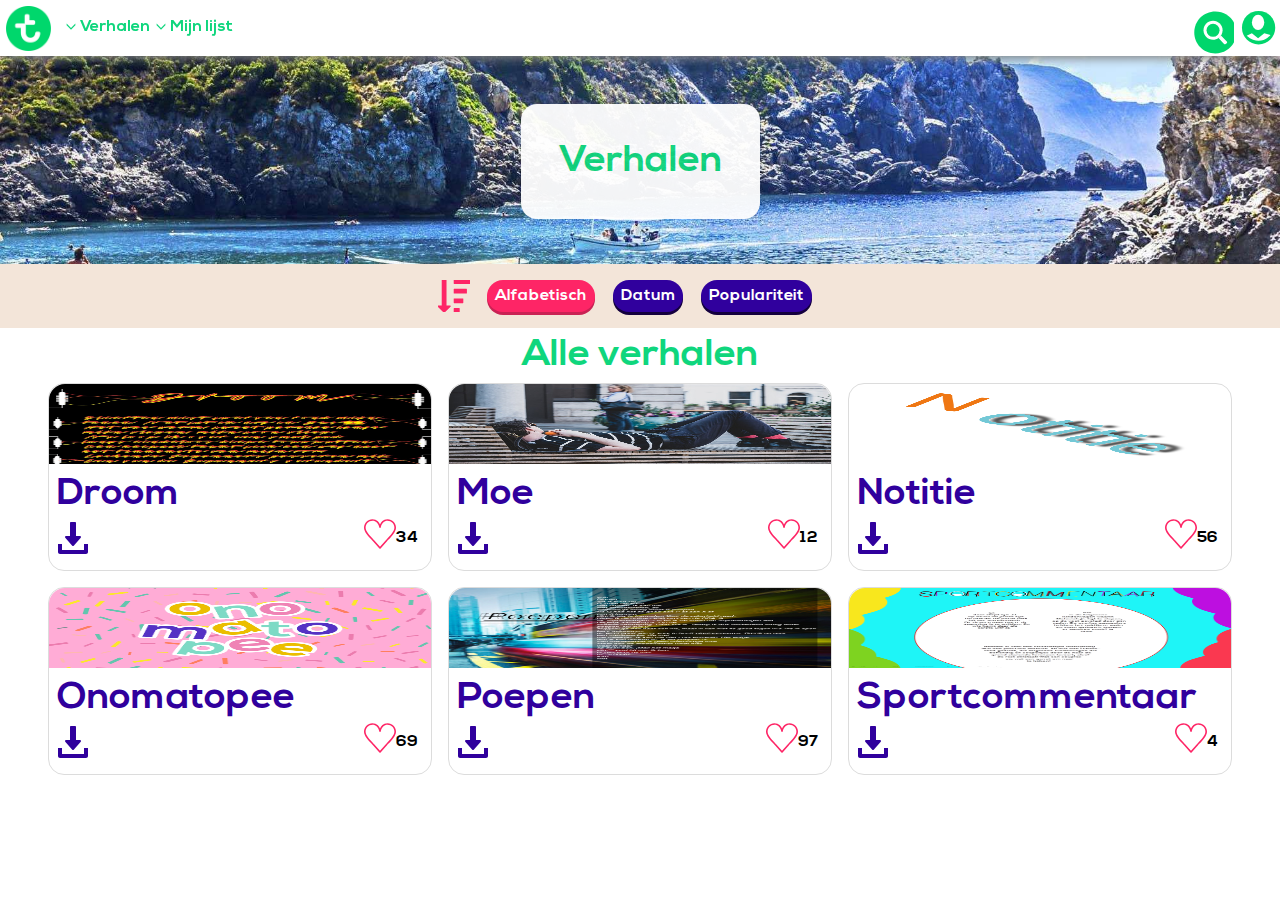
<file: indexleegalfabetisch.html>
<!DOCTYPE html>
<html lang="en">

<head>
    <meta charset="utf-8">
    <meta name="author" content="Jemiah Sewradj">
    <meta name="viewport" content="width=device-width, initial-scale=1.0">
    <link rel="stylesheet" href="stylesheet.css">
    <title>Transavia</title>


</head>

<body>
    <header>
        <nav>
            <ul>
                <li><a href="" id="logo"></a></li>
                <li>
                    <a href="index.html" class="pijltje">Verhalen</a>
                </li>
                <li> <a href="mijnlijstleeg.html" class="pijltje">
                        <div class="melding"></div>
                        Mijn lijst
                    </a>
                </li>
                <li><button></button></li>
                <li><a href="inloggen.html">
                        <div id="login"></div>
                    </a></li>
            </ul>

        </nav>
        <form action="#" class="zoek">
            <fieldset id="zoeken">
                <input type="text" placeholder="Typ je zoekwoorden">
                <button></button>
            </fieldset>
        </form>
        <h1>Verhalen</h1>
    </header>


    <form action="index.html">
        <ul>
            <li id="sorteer"></li>
            <li>
                <button id="colorchange">
                    Alfabetisch
                </button>
            </li>
            <li>
                <button>
                    Datum
                </button>
            </li>
            <li>
                <button>
                    Populariteit
                </button>
            </li>
        </ul>
    </form>

    <main>

        <section>
            <h2>Alle verhalen</h2>
            <div>

                <article>
                    <a href="">
                        <img src="afbeeldingen/droom.jpg" alt="" width="90">
                        <h3>Droom</h3>
                    </a>
                    <footer>
                        <button></button>
                        <div>34</div>
                    </footer>
                </article>

                <article>
                    <a href="">
                        <img src="afbeeldingen/moe.jpeg" alt="" width="90">
                        <h3>Moe</h3>
                    </a>
                    <footer>
                        <button></button>
                        <div>12</div>
                    </footer>
                </article>
                <article>
                    <a href="">
                        <img src="afbeeldingen/notitie%20thumbnail.png" alt="" width="90">
                        <h3>Notitie</h3>
                    </a>
                    <footer>
                        <button></button>
                        <div>56</div>
                    </footer>
                </article>
                <article>
                    <a href="">
                        <img src="afbeeldingen/onomatopee.jpg" alt="" width="90">
                        <h3>Onomatopee</h3>
                    </a>
                    <footer>
                        <button></button>
                        <div>69</div>
                    </footer>
                </article>
                <article>
                    <a href="">
                        <img src="afbeeldingen/poepen.jpg" alt="" width="90">
                        <h3>Poepen</h3>
                    </a>
                    <footer>
                        <button></button>
                        <div>97</div>
                    </footer>
                </article>

                <article>
                    <a href="">
                        <img src="afbeeldingen/sportcommentaar.jpg" alt="" width="90">
                        <h3>Sportcommentaar</h3>
                    </a>
                    <footer>
                        <button></button>
                        <div>4</div>
                    </footer>
                </article>

            </div>
        </section>

    </main>

    <script src="javascript.js"></script>
</body>



</html>
</file>
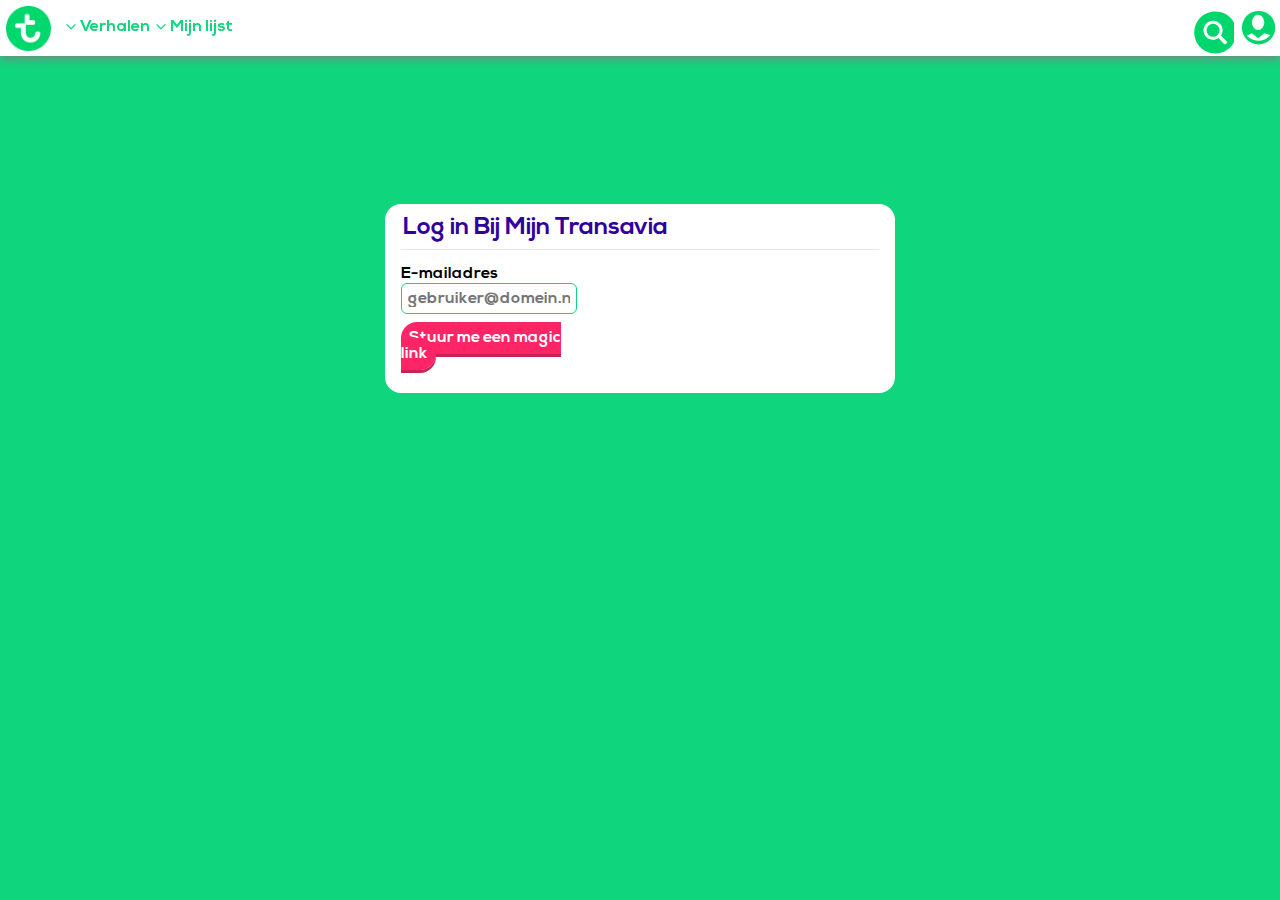
<file: inloggen.html>
<!DOCTYPE html>
<html lang="en">

<head>
    <meta charset="utf-8">
    <meta name="author" content="Jemiah Sewradj">
    <meta name="viewport" content="width=device-width, initial-scale=1.0">
    <link rel="stylesheet" href="stylesheet.css">
    <title>Transavia</title>
</head>

<body id="achtergrond">
    <header id="kleur">
        <nav>
            <ul>
                <li><a href="" id="logo"></a></li>
                <li>
                    <a href="index.html" class="pijltje">Verhalen</a>
                </li>
                <li> <a href="mijnlijst.html" class="pijltje">
                        <div class="melding"></div>
                        Mijn lijst
                    </a>
                </li>
                <li><button></button></li>
                <li><a href="inloggen.html">
                        <div id="login"></div>
                    </a></li>
            </ul>

        </nav>
        <form action="#" class="zoek">
            <fieldset id="zoeken">
                <input type="text" placeholder="Typ je zoekwoorden">
                <button></button>
            </fieldset>
        </form>
    </header>

    <main>
        <form action="inloggen.html" id='inloggen'>
            <fieldset>
                <legend>Log in Bij Mijn Transavia</legend>
                <div id="lijn"></div>
                <div>
                    <label>E-mailadres</label>
                    <input id="email" type="email" placeholder="gebruiker@domein.nl">
                    <a href="indexleeg.html">Stuur me een magic link</a>
                </div>
                <div id="divider"></div>
                <div>
                    <label> Plaats je vinger op het apparaat</label>
                    <div id="vingerprint"></div>
                </div>
            </fieldset>
        </form>

    </main>
</body>
</file>
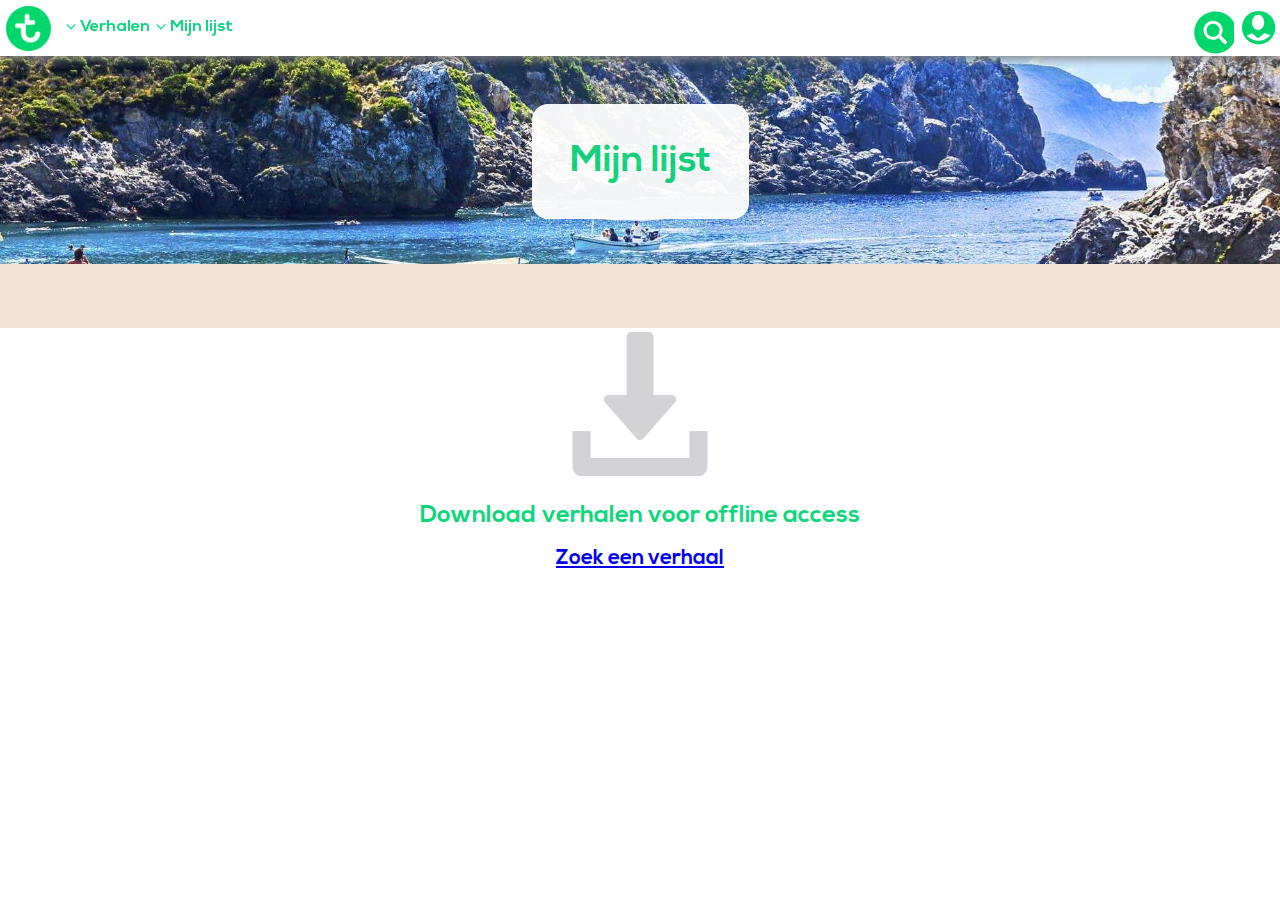
<file: mijnlijstleeg.html>
<!DOCTYPE html>
<html lang="en">

<head>
    <meta charset="utf-8">
    <meta name="author" content="Jemiah Sewradj">
    <meta name="viewport" content="width=device-width, initial-scale=1.0">
    <link rel="stylesheet" href="stylesheet.css">
    <title>Mijn lijst</title>
</head>

<body>
    <header>
        <nav>
            <ul>
                <li><a href="" id="logo"></a></li>
                <li>
                    <a href="index.html" class="pijltje">Verhalen</a>
                </li>
                <li> <a href="mijnlijst.html" class="pijltje">
                        <div class="melding"></div>
                        Mijn lijst
                    </a>
                </li>
                <li><button></button></li>
                <li><a href="inloggen.html">
                        <div id="login"></div>
                    </a></li>
            </ul>

        </nav>
        <form action="#" class="zoek">
            <fieldset id="zoeken">
                <input type="text" placeholder="Typ je zoekwoorden">
                <button></button>
            </fieldset>
        </form>
        <h1>Mijn lijst</h1>
    </header>
    <div id="form"></div>
    <main id="download">
        <h2>Download verhalen voor offline access</h2>
        <a href="index.html">Zoek een verhaal</a>


    </main>
    <script src="javascript.js"></script>
</body>

</html>
</file>
<file: stylesheet.css>
/*======ALGEMEEN======*/
/*bron: https://www.youtube.com/watch?v=QhhYZJFOZnY*/

@font-face {
    font-family: 'nexa';
    src: url(fonts/Nexa_Bold.ttf);
    font-style: normal;
}

body {
    background: white;
    margin: 0;
    width: 100vw;
    padding: 0;
    font-family: nexa;
}

* {
    box-sizing: border-box;
}

h1,
h2,
h3 {
    color: #0FD67D;
    font-size: 2.375rem;
}

section > h2 {
    text-align: center;
    margin-top: 0.2em;
    margin-bottom: 0em;
}

h4 {

    font-size: 1.5rem;
}

h5 {

    font-size: 1.25rem;
}

h6 {

    font-size: 1rem;
}

a {
    text-decoration-line: none;
}

li {
    margin-right: 2em;
    margin-left: -.9em;
}

h3:hover {
    color: #FE2566;
}

button {
    font-family: nexa;
}

/*======HEADER======*/
nav > ul {
    box-shadow: 0em .2em .6em grey;
    position: fixed;
    top: 0;
    background: white;
    z-index: 100;
    margin-top: 0;
    height: 3.5rem;
    margin-right: auto;
    width: 100%;
}

nav > ul > li:nth-child(1) {
    padding-left: 0.3em;
    padding-top: 0.15em;
}

#logo {
    background-image: url(afbeeldingen/logo%20kopie.png);
    background-repeat: no-repeat;
    background-size: 2.8em;
    padding: 2em;
    padding-top: 0em;
    padding-left: 1em;
    margin-right: -0.5em;
}

nav > ul > li:nth-child(2) {
    position: relative;
}

.pijltje {
    position: absolute;
    background-image: url(afbeeldingen/down-arrow.svg);
    background-size: 0.9em;
    background-position: left;
    background-repeat: no-repeat;
    padding: 1em;
}

.pijltje:hover {
    background-image: url(afbeeldingen/pijltje.svg);
}

nav > ul > li:nth-child(4) {
    padding: 0.1em;
    margin-right: 1em;
}

nav > ul > li:nth-child(3) {
    margin-left: 3.6em;
    flex-grow: 2;
    position: relative;
}

nav > ul > li:nth-child(5) {
    margin-top: 0.2em;
    margin-right: 0em;
}

#login {
    background-image: url(afbeeldingen/inlog-icoon.svg);
    background-repeat: no-repeat;
    background-size: 2.7em;
    padding-top: 2em;
    padding-bottom: 0.5em;
    padding-right: 2.5em;
}

#login:hover {
    background-image: url(afbeeldingen/inlog-icoonhover.svg);
}

nav > ul > li > button {
    background-image: url(afbeeldingen/zoek-icoon.svg);
    background-repeat: no-repeat;
    background-size: 4.1em;
    padding-top: 2em;
    padding-bottom: 2em;
    padding-right: 3em;
}

nav > ul > li > button:hover {
    background-image: url(afbeeldingen/zoek-icoonhover.svg);
}

nav > ul > li > a {
    color: #0FD67D;
    font: 2.375rem;
}

nav > ul > li > a:hover {
    color: #30009D;
}

/*========FORM=========*/
form > ul > li > button {
    background-color: #30009D;
    padding: 0.5em;
    border-radius: 6.25em;
    font-size: 1rem;
    color: white;
    border: none;
    box-shadow: 0px 3px 0px 0px #14003E;
}

form ul li:nth-of-type(1) {
    margin-left: 0.1em;
}

form button:hover {
    background-color: #623DB5;
    box-shadow: 0px 3px 0px 0px #150044;
}

#sorteer {
    background-image: url(afbeeldingen/sort-by-attributes.svg);
    background-repeat: no-repeat;
    background-size: 2.1em;
    padding: 1em;
    background-position: center;
}

#tandwiel {
    background-image: url(afbeeldingen/settings.svg);
    background-repeat: no-repeat;
    background-size: 2em;
    padding: 1.2em;
    background-position: center;
}

ul {
    list-style: none;
    flex-direction: row;
    display: flex;
    padding: .2em;
    padding-left: 1em;
    margin-left: 0em;
}


form > ul {
    background-color: #F3E5D9;
    width: 100vw;
    padding: 1em;
    margin-top: 0;
    margin-bottom: 0;
    justify-content: center;
}

form > ul > li > img {
    margin-top: 0.2em;
    margin-left: .3em;
}

#form {
    background-color: #F3E5D9;
    padding: 2em;
}

.zoek {
    margin-top: -5.9em;
    display: flex;
    justify-content: flex-end;
    opacity: 0;
}

.zoekknop {
    background-image: url(afbeeldingen/zoek-icoonhover.svg);
}

.laatzien {
    opacity: 1;
}

#zoeken {
    padding: 0em;
    background: none;
    margin-top: 1em;
}

#zoeken input {
    border: 1px solid black;
    border-right: none;
    font-family: nexa;
    font-size: 1rem;
    padding: 0.46em;
    padding-right: 5.7em;
    background-color: white;
    border-bottom-left-radius: .375rem;
    border-bottom-right-radius: .1rem;
    border-top-left-radius: .375rem;
    border-top-right-radius: .1rem;
}

#zoeken button {
    background-color: #30009D;
    background-image: url(afbeeldingen/zoeken.svg);
    background-repeat: no-repeat;
    background-size: 1.5em;
    background-position: center;
    padding-top: 1.6em;
    padding-bottom: 1em;
    padding-right: 2em;
    margin-left: -0.3em;
    border-bottom-left-radius: .1rem;
    border-bottom-right-radius: .375rem;
    border-top-left-radius: .1rem;
    border-top-right-radius: .375rem;
    margin-right: -0.5em;
}

/*=======MAIN=======*/
main {
    position: relative;
}

header {
    width: 100%;
    height: 20em;
    background-size: cover;
    background-image: url(afbeeldingen/strand.jpg);
    margin-bottom: -3.5em;
    padding-top: 8.5rem;
}


header h1 {
    text-align: center;
    background-color: white;
    opacity: 0.95;
    padding: 1em;
    margin: 0 auto;
    border-radius: 1rem;
    display: table;
}

section > div {
    display: flex;
    justify-content: left;
    overflow-x: scroll;
    max-width: 100vw;
}

section {
    justify-content: center;
}

.progressiebalk {
    display: flex;
    bottom: -1em;
    width: 9em;
    left: 0.9em;
}

article {
    border-radius: 1rem;
    position: relative;
    border: .05em solid gainsboro;
    background: white;
    display: flex;
    flex-wrap: wrap;
    margin: 0.5em;
}

article a {
    width: 100%;
}

article div {
    color: black;
}


article footer {
    display: flex;
    width: 100%;
    justify-content: space-between;
    margin-bottom: .5em;
    margin-left: .5em;
}

article a > img {
    border: 2em;
    width: 100%;
    max-height: 5em;
    border-top-left-radius: 1rem;
    border-top-right-radius: 1rem;
}

article h3 {
    margin: 0.2em;
    color: #30009D;
}

section:nth-of-type(2) {
    background-color: #F3E5D9;
    padding-left: 0.6em;
    margin-left: -0.5em;
    padding-top: 0.2em;
}

section:nth-of-type(4) {
    background-color: #0FD67D;
    padding-left: 0.6em;
    margin-left: -0.5em;
    padding-top: 0.2em;
}

section:nth-of-type(4) h2 {
    color: white;
}

article button {
    background-color: white;
    border: none;
    padding: 1.5em;
}

article button:hover {
    background-image: url(afbeeldingen/download.svg);
}

footer div {
    background-image: url(afbeeldingen/heart.svg);
    background-size: 2em;
    background-repeat: no-repeat;
    background-position: left;
    padding-right: 0.8em;
    padding-left: 2em;
    padding-top: 1.5em;
    margin-top: -1em;
}

footer div:hover {
    background-image: url(afbeeldingen/hartvol.svg);
}

#download {
    background-image: url(afbeeldingen/downloadleeg.svg);
    background-size: 9em;
    background-repeat: no-repeat;
    padding: 3em;
    background-position: center;
    margin-top: -8.5em;

}

main#download h2 {
    font-size: 1.5rem;
    margin-top: 11em;
    text-align: center;
}

main#download a {
    text-decoration-line: underline;
    font-size: 1.3rem;
    display: flex;
    justify-content: center;
}

li#alfa a {
    background-color: #30009D;
    padding: 0.5em;
    border-radius: 6.25em;
    font-size: 1rem;
    color: white;
    border: none;
    box-shadow: 0px 3px 0px 0px #14003E;
}

#alfa {
    margin-top: 0.5em;
}

li#alfa a:hover {
    background-color: #623DB5;
    box-shadow: 0px 3px 0px 0px #150044;
}

/*===========MICRO-INTERACTIONS===========*/
footer button {
    background-image: url(afbeeldingen/download-2.svg);
    background-size: 2rem;
    background-repeat: no-repeat;

}

.gedownload {
    background-image: url(afbeeldingen/downloadknop.gif);
}

.melding {
    position: absolute;
    background-image: url(afbeeldingen/melding.svg);
    background-size: 1.5em;
    background-repeat: no-repeat;
    background-position: left;
    padding-top: 1.5em;
    padding-right: 2em;
    margin-left: 3.4em;
    margin-top: -0.88em;
    opacity: 0;
}

.ping {
    transition: 5s;
    opacity: 1;
}


.kruisje {
    background-image: url(afbeeldingen/kruisjepaars.svg);
    background-size: 4em;
    background-repeat: no-repeat;
    padding: 2em;
    margin-top: -1em;
    margin-left: -1.7em;
    opacity: 0;
}

.kruisje:hover {
    background-image: url(afbeeldingen/kruisjeroze.svg);
}

.show {
    opacity: 1;
}

.verdwijn {
    opacity: 1;
}

.verwijderen {
    opacity: 0;
}

.klik {
    background-color: #FE2566;
    box-shadow: 0px 3px 0px 0px #C92254;
}

.klik:hover {
    background-color: #fe608d;
    box-shadow: 0px 3px 0px 0px #c82254;
}

article .mijnlijst {
    position: relative;
}

article > button {
    position: absolute;
    background: none;
    opacity: 0;
}

li button {
    background: none;
    border: none;
}



/*===========INLOGGEN===========*/

#inloggen {
    margin-top: -10em;
    display: flex;
    justify-content: center;
}

#lijn {
    border: 0;
    height: 1px;
    background: #e6e6e6;
    margin-bottom: 1em;
}

#divider {
    transform: rotate(90deg);
    border: 0;
    border: .3px solid #e6e6e6;
    background: #e6e6e6;
    margin-left: 8.9em;
    margin-top: 4em;
    width: 8em;
}

legend {
    color: #30009D;
    font-size: 1.5rem;
    padding-top: 2em;
    margin-bottom: -0.3em;
}

#email {
    border-radius: .375rem;
    border: 1px solid #dfdfdf;
    outline: none;
    font-family: nexa;
    font-size: 1rem;
    padding: 0.4em;
    margin-top: 0.1em;
    margin-bottom: 1em;
    background-color: white;
}

#email:hover {
    border-color: #30009D;
    background-color: white;
}

#email:invalid {
    border-color: #FF0000;
}

#email:valid {
    border-color: #0FD67D;

}

fieldset {
    border-radius: 1rem;
    border: none;
    background-color: white;
    padding: 1em;
    margin: 0.5em;
}

fieldset a {
    background-color: #FE2566;
    padding: 0.2em;
    border-radius: 6.25rem;
    font-size: 1rem;
    color: white;
    border: none;
    box-shadow: 0px 3px 0px 0px #C92254;
    margin-top: .5em;
    padding: .5em;

}

fieldset a:hover {
    background-color: #fe608d;
    box-shadow: 0px 3px 0px 0px #c82254;
}

fieldset div:nth-of-type(4) {
    float: right;
    width: 40%;
    font-size: 1rem;
    margin-top: -3em;
}

fieldset div:nth-of-type(2) {
    float: left;
    width: 60%;
}

fieldset img {
    padding-top: 1em;
    margin-left: 1.4em;
}

#colorchange {
    background-color: #FE2566;
    box-shadow: 0px 3px 0px 0px #C92254;
}

#colorchange:hover {
    background-color: #fe608d;
    box-shadow: 0px 3px 0px 0px #c82254;
}


#kleur {
    background: none;
}

#achtergrond {
    background-color: #0FD67D;
    border: none;
}

#vingerprint {
    background-image: url(afbeeldingen/fingerprint.svg);
    background-repeat: no-repeat;
    background-size: 4em;
    margin-left: 2em;
    padding: 2em;
    margin-top: 0.8em;
}

#vingerprint:hover {
    background-image: url(afbeeldingen/fingerprint1.svg);
}

/*======IPHONE FORMAAT========*/
@media (max-width: 30em) {

    article {
        min-width: 23em;
    }

    #inloggen {
        margin-left: auto;
        margin-right: auto;
    }
}

/*=======IPAD FORMAAT=========*/
@media (min-width: 30.1em) and (max-width: 63.9em) {
    article {
        width: 40%;
    }

    article footer {
        width: 100%;
    }

    .progressiebalk {
        display: flex;
        bottom: -1em;
        width: 8em;
    }

    section > div {
        display: flex;
        flex-wrap: wrap;
        justify-content: center;
    }

    nav > ul > li:nth-child(5) {
        margin-top: 0.2em;
        margin-right: 0.3em;
    }

    form > ul {
        justify-content: center;
    }


    #inloggen {}

    form div:nth-of-type(3) {
        visibility: hidden;
    }

    form div:nth-of-type(4) {
        visibility: hidden;
    }

    fieldset div:nth-of-type(2) {
        width: 40%;
    }
}

/*===========LAPTOP FORMAAT===========*/
@media (min-width: 64em) {

    section > div {
        display: flex;
        flex-wrap: wrap;
        justify-content: center;
    }

    article {
        width: 30%;
    }

    form > ul {
        justify-content: center;
    }

    section > div > h2 {
        justify-content: center;
    }

    form div:nth-of-type(3) {
        visibility: hidden;
    }

    form div:nth-of-type(4) {
        visibility: hidden;
    }

    fieldset div:nth-of-type(2) {
        width: 40%;
    }
}

/*===========VERHAAL RESPONSIVE VORMGEVEN===========*/
#afbeeldingweg {
    background: none;
    margin-top: -13em;
}

/*======IPHONE FORMAAT========*/
@media (max-width: 29em) {
    #verhaalmobiel {
        display: block;
        background-image: url(afbeeldingen/verhaalmobiel1.gif);
    }

    #verhaaltablet {
        display: none;
    }

    #verhaallaptop {
        display: none;
    }
}

/*=======IPAD FORMAAT=========*/
@media (min-width: 29em) and (max-width: 63.9em) {
    #verhaaltablet {
        /display: block;
        background-image: url(afbeeldingen/verhaaltablet3.gif);
    }

    #verhaallaptop {
        display: none;
    }

    #verhaalmobiel {
        display: none;
    }

}

/*===========LAPTOP FORMAAT===========*/
@media (min-width: 64em) and (max-width: 162em) {
    #verhaalmobiel {
        display: none;
        background-image: url(afbeeldingen/verhaallaptop3.gif);
    }

    #verhaaltablet {
        display: none;
    }

    #verhaallaptop {
        display: block;
    }
}
</file>
